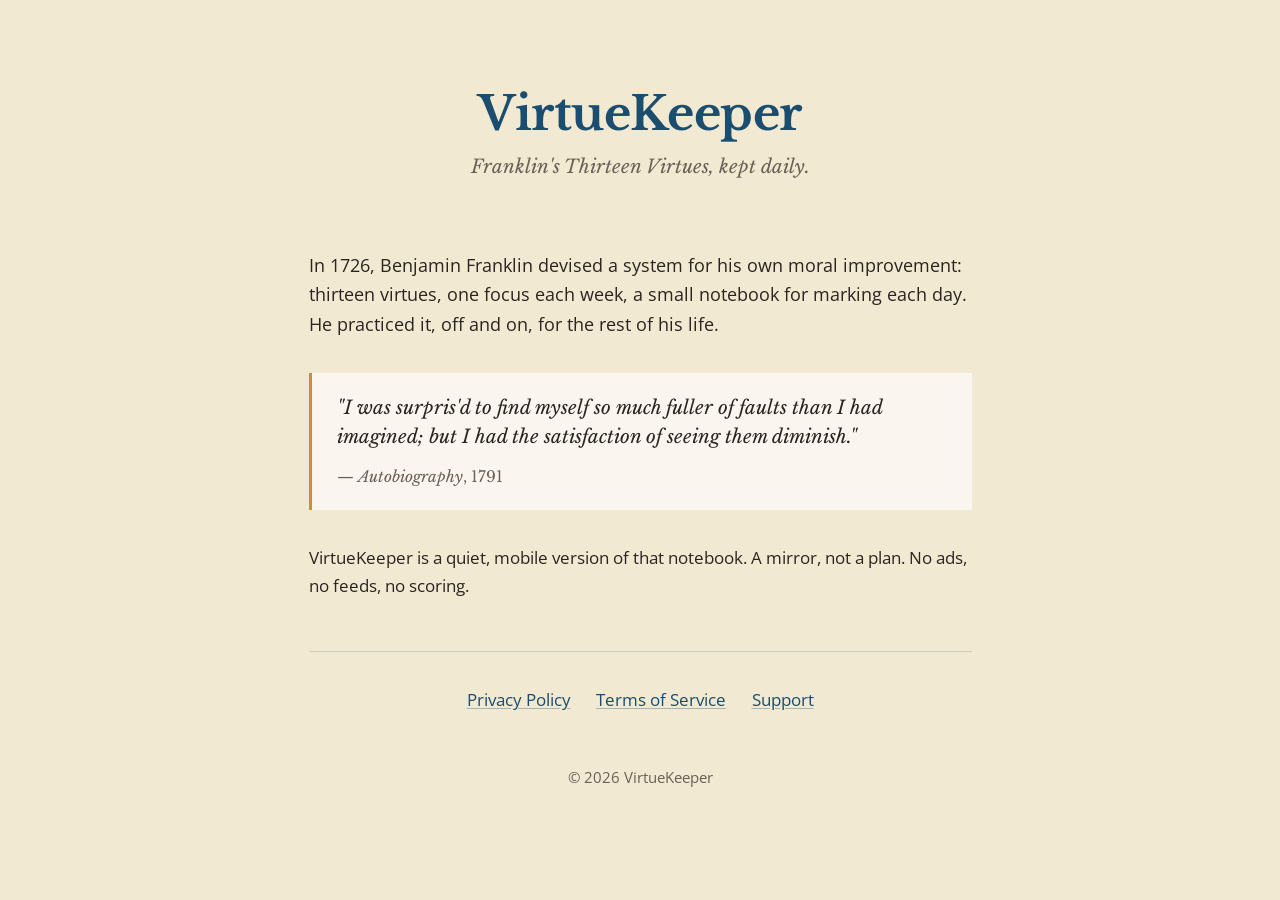
<file: index.html>
<!DOCTYPE html>
<html lang="en">
<head>
  <meta charset="UTF-8">
  <meta name="viewport" content="width=device-width, initial-scale=1.0">
  <title>VirtueKeeper</title>
  <meta name="description" content="A mobile app for practicing Benjamin Franklin's Thirteen Virtues system. Daily reflection, weekly focus, offline-first.">
  <meta property="og:title" content="VirtueKeeper">
  <meta property="og:description" content="A mobile app for practicing Benjamin Franklin's Thirteen Virtues system.">
  <meta property="og:type" content="website">
  <meta property="og:url" content="https://virtuekeeper.com">
  <link rel="preconnect" href="https://fonts.googleapis.com">
  <link rel="preconnect" href="https://fonts.gstatic.com" crossorigin>
  <link rel="stylesheet" href="https://fonts.googleapis.com/css2?family=Libre+Baskerville:ital,wght@0,400;0,700;1,400&family=Open+Sans:wght@400;600&family=Roboto:wght@500&display=swap">
  <link rel="stylesheet" href="style.css">
</head>
<body>
  <main class="landing">
    <header class="landing-header">
      <h1 class="wordmark">VirtueKeeper</h1>
      <p class="tagline">Franklin's Thirteen Virtues, kept daily.</p>
    </header>

    <section class="landing-body">
      <p class="lede">
        In 1726, Benjamin Franklin devised a system for his own moral improvement:
        thirteen virtues, one focus each week, a small notebook for marking each day.
        He practiced it, off and on, for the rest of his life.
      </p>
      <blockquote class="franklin-quote">
        "I was surpris'd to find myself so much fuller of faults than I had imagined;
        but I had the satisfaction of seeing them diminish."
        <footer>— <cite>Autobiography</cite>, 1791</footer>
      </blockquote>
      <p>
        VirtueKeeper is a quiet, mobile version of that notebook. A mirror, not a plan.
        No ads, no feeds, no scoring.
      </p>
    </section>

    <nav class="landing-links">
      <a href="privacy.html">Privacy Policy</a>
      <a href="terms.html">Terms of Service</a>
      <a href="support.html">Support</a>
    </nav>

    <footer class="landing-footer">
      <p>&copy; 2026 VirtueKeeper</p>
    </footer>
  </main>
</body>
</html>
</file>
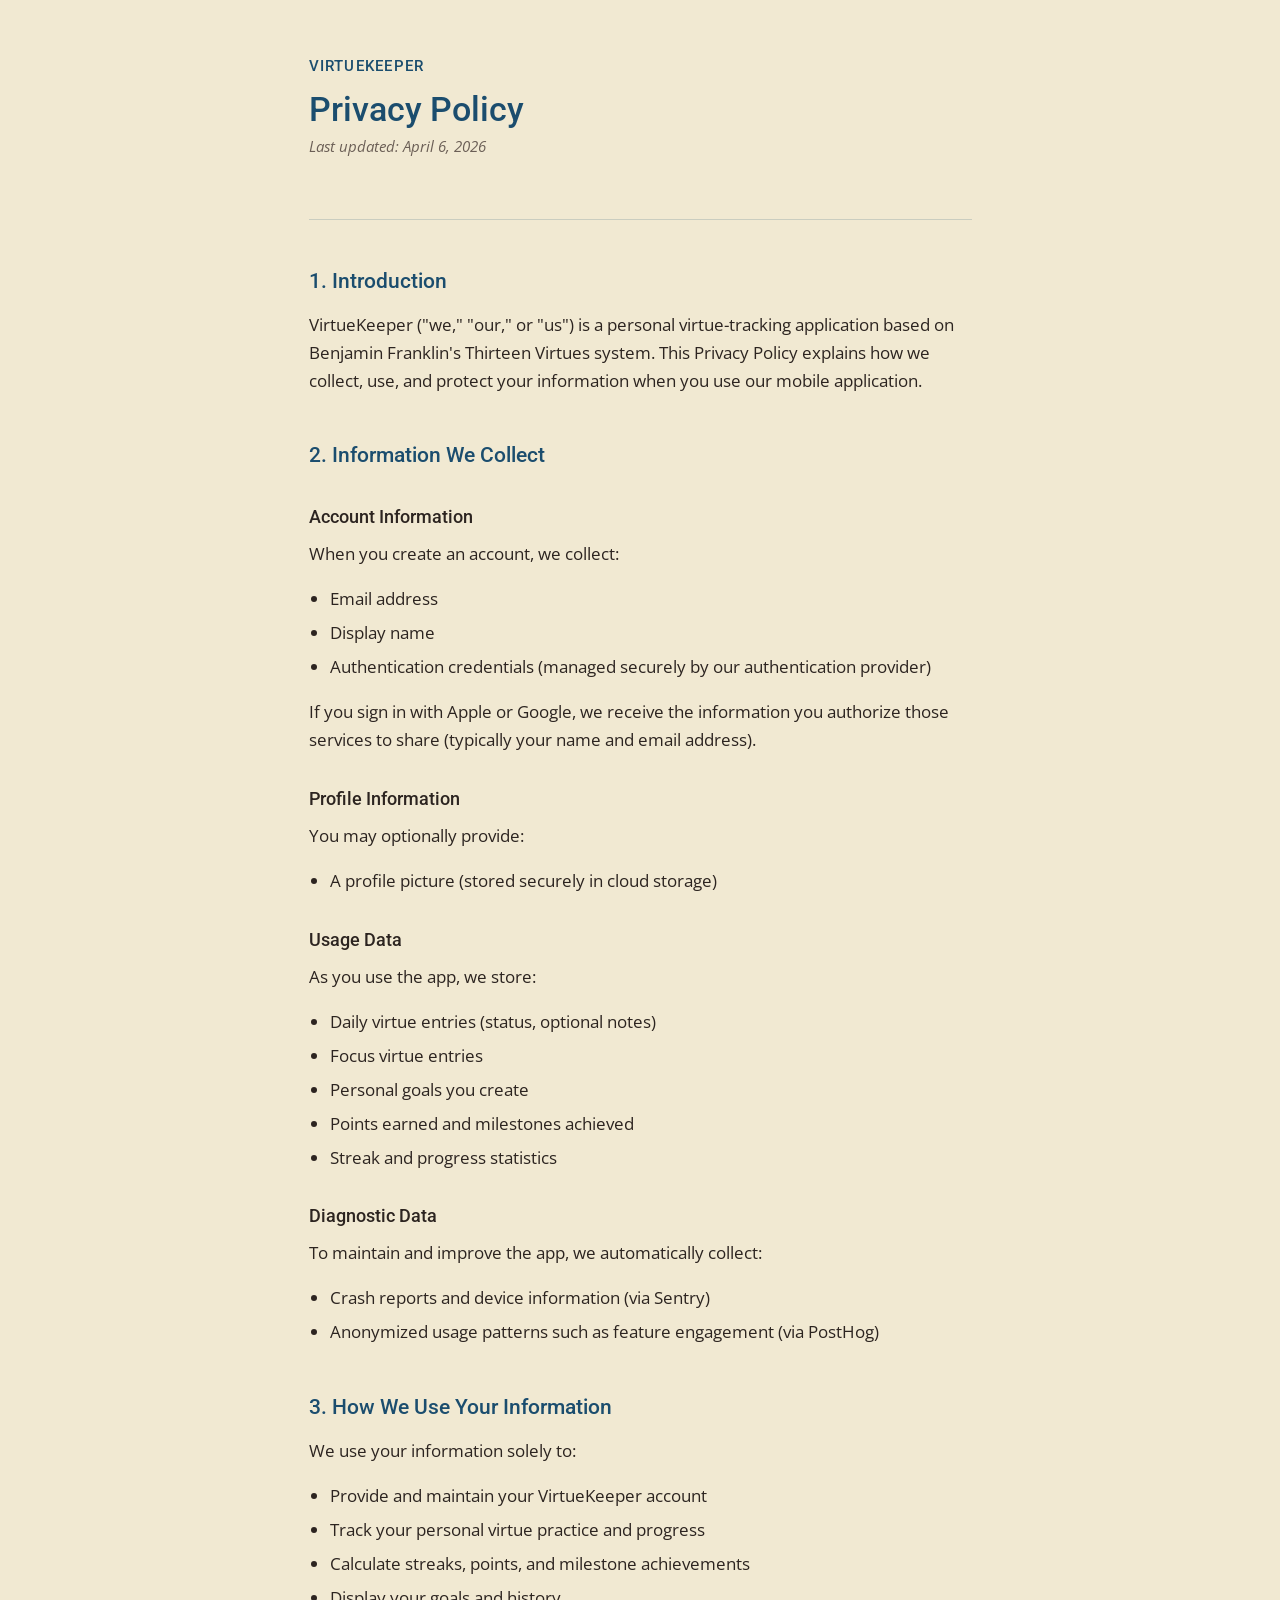
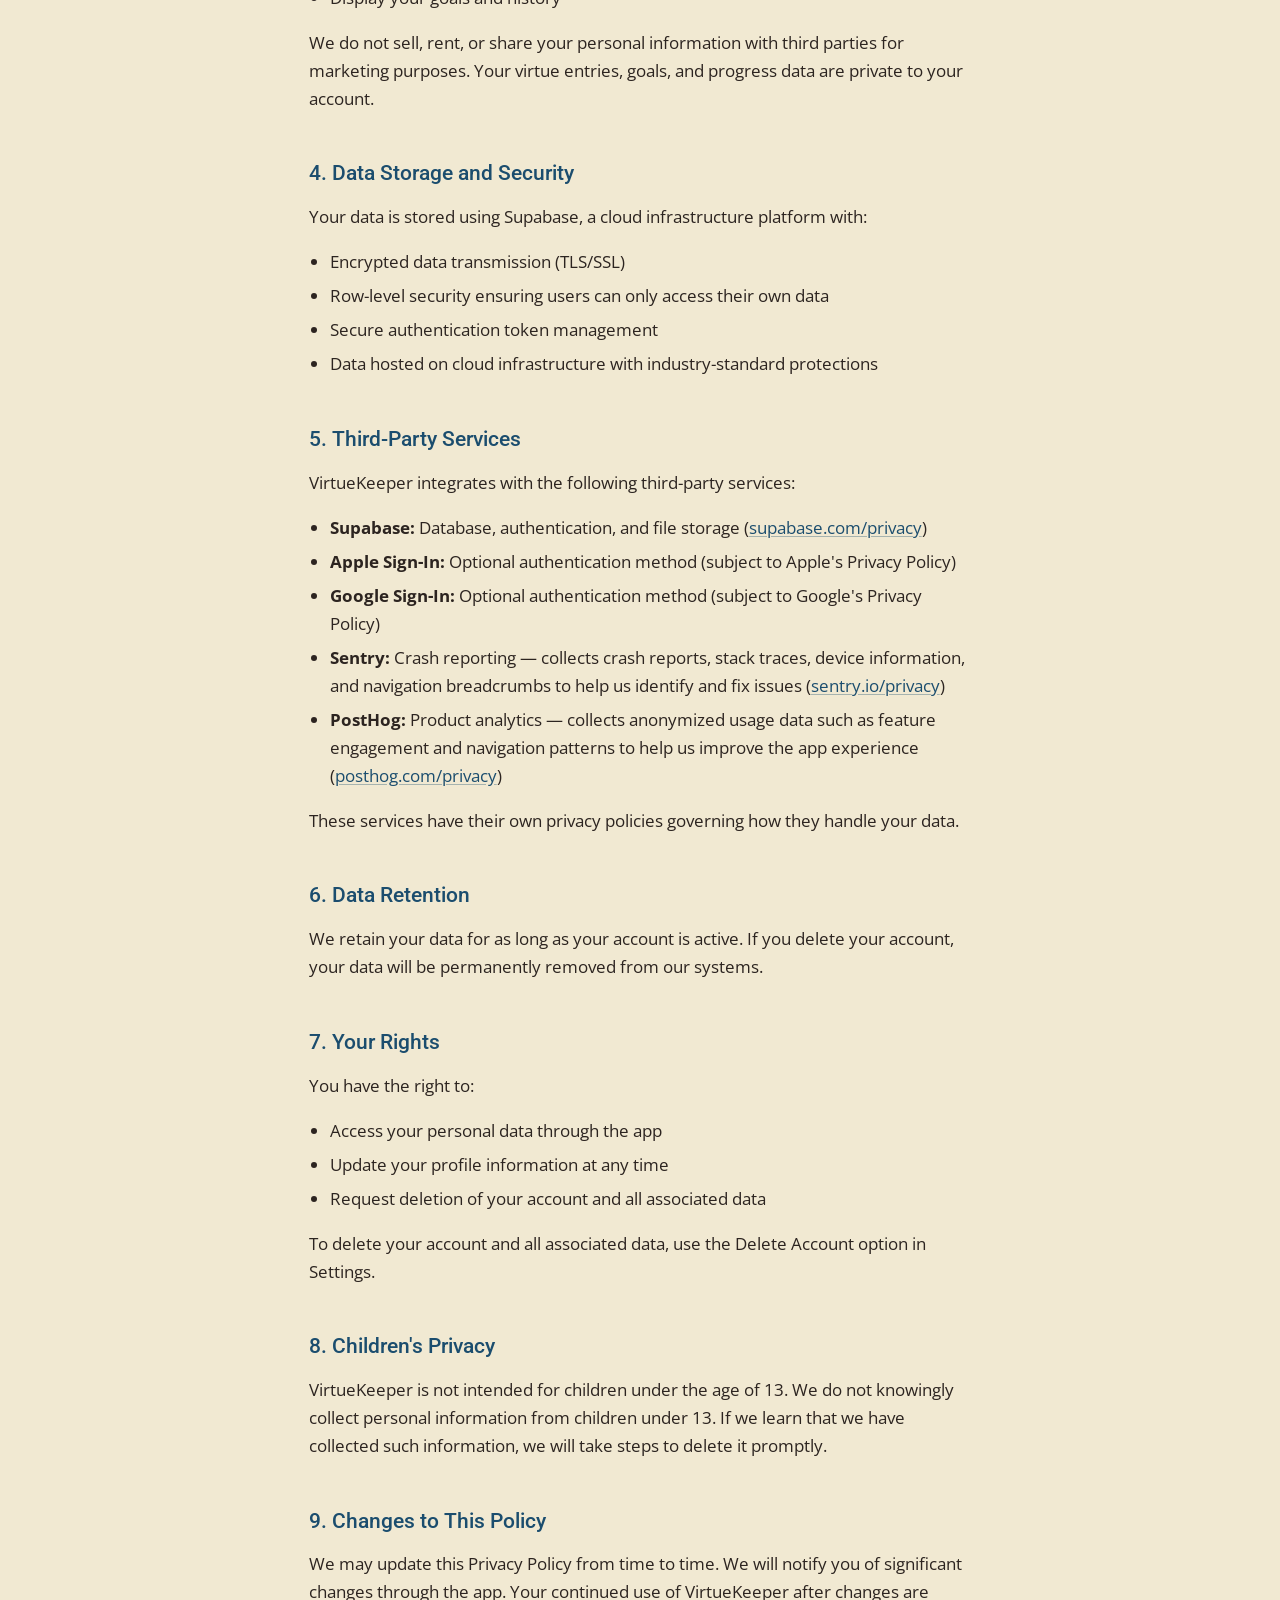
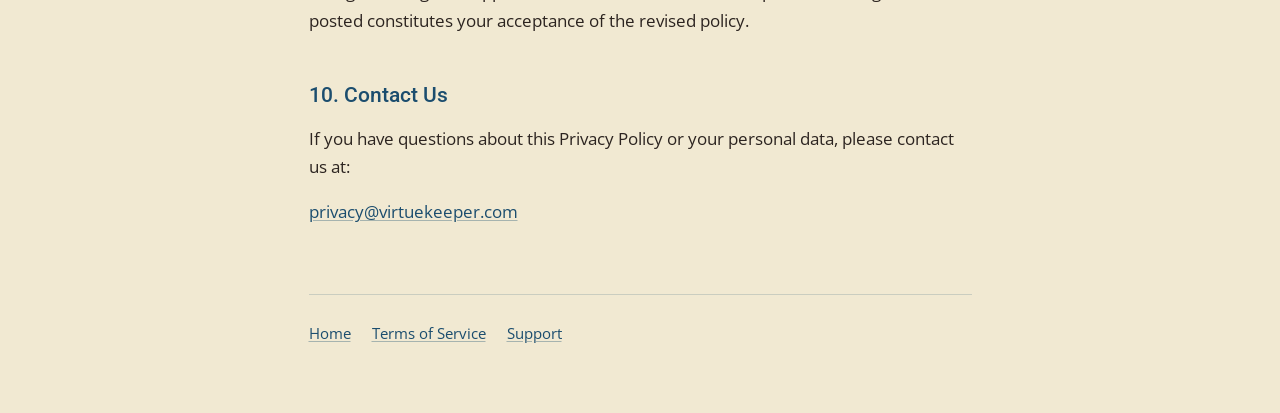
<file: privacy.html>
<!DOCTYPE html>
<html lang="en">
<head>
  <meta charset="UTF-8">
  <meta name="viewport" content="width=device-width, initial-scale=1.0">
  <title>Privacy Policy — VirtueKeeper</title>
  <meta name="description" content="How VirtueKeeper collects, uses, and protects your information.">
  <meta name="robots" content="index, follow">
  <link rel="preconnect" href="https://fonts.googleapis.com">
  <link rel="preconnect" href="https://fonts.gstatic.com" crossorigin>
  <link rel="stylesheet" href="https://fonts.googleapis.com/css2?family=Libre+Baskerville:ital,wght@0,400;0,700;1,400&family=Open+Sans:wght@400;600&family=Roboto:wght@500&display=swap">
  <link rel="stylesheet" href="style.css">
</head>
<body>
  <main>
    <header class="doc-header">
      <a class="site-name" href="index.html">VirtueKeeper</a>
      <h1>Privacy Policy</h1>
      <p class="last-updated">Last updated: April 6, 2026</p>
    </header>

    <section>
      <h2>1. Introduction</h2>
      <p>
        VirtueKeeper ("we," "our," or "us") is a personal virtue-tracking application based
        on Benjamin Franklin's Thirteen Virtues system. This Privacy Policy explains how we
        collect, use, and protect your information when you use our mobile application.
      </p>
    </section>

    <section>
      <h2>2. Information We Collect</h2>

      <h3>Account Information</h3>
      <p>When you create an account, we collect:</p>
      <ul>
        <li>Email address</li>
        <li>Display name</li>
        <li>Authentication credentials (managed securely by our authentication provider)</li>
      </ul>
      <p>
        If you sign in with Apple or Google, we receive the information you authorize those
        services to share (typically your name and email address).
      </p>

      <h3>Profile Information</h3>
      <p>You may optionally provide:</p>
      <ul>
        <li>A profile picture (stored securely in cloud storage)</li>
      </ul>

      <h3>Usage Data</h3>
      <p>As you use the app, we store:</p>
      <ul>
        <li>Daily virtue entries (status, optional notes)</li>
        <li>Focus virtue entries</li>
        <li>Personal goals you create</li>
        <li>Points earned and milestones achieved</li>
        <li>Streak and progress statistics</li>
      </ul>

      <h3>Diagnostic Data</h3>
      <p>To maintain and improve the app, we automatically collect:</p>
      <ul>
        <li>Crash reports and device information (via Sentry)</li>
        <li>Anonymized usage patterns such as feature engagement (via PostHog)</li>
      </ul>
    </section>

    <section>
      <h2>3. How We Use Your Information</h2>
      <p>We use your information solely to:</p>
      <ul>
        <li>Provide and maintain your VirtueKeeper account</li>
        <li>Track your personal virtue practice and progress</li>
        <li>Calculate streaks, points, and milestone achievements</li>
        <li>Display your goals and history</li>
      </ul>
      <p>
        We do not sell, rent, or share your personal information with third parties for
        marketing purposes. Your virtue entries, goals, and progress data are private to
        your account.
      </p>
    </section>

    <section>
      <h2>4. Data Storage and Security</h2>
      <p>Your data is stored using Supabase, a cloud infrastructure platform with:</p>
      <ul>
        <li>Encrypted data transmission (TLS/SSL)</li>
        <li>Row-level security ensuring users can only access their own data</li>
        <li>Secure authentication token management</li>
        <li>Data hosted on cloud infrastructure with industry-standard protections</li>
      </ul>
    </section>

    <section>
      <h2>5. Third-Party Services</h2>
      <p>VirtueKeeper integrates with the following third-party services:</p>
      <ul>
        <li>
          <strong>Supabase:</strong> Database, authentication, and file storage
          (<a href="https://supabase.com/privacy" rel="noopener">supabase.com/privacy</a>)
        </li>
        <li>
          <strong>Apple Sign-In:</strong> Optional authentication method (subject to Apple's Privacy Policy)
        </li>
        <li>
          <strong>Google Sign-In:</strong> Optional authentication method (subject to Google's Privacy Policy)
        </li>
        <li>
          <strong>Sentry:</strong> Crash reporting — collects crash reports, stack traces,
          device information, and navigation breadcrumbs to help us identify and fix issues
          (<a href="https://sentry.io/privacy/" rel="noopener">sentry.io/privacy</a>)
        </li>
        <li>
          <strong>PostHog:</strong> Product analytics — collects anonymized usage data such
          as feature engagement and navigation patterns to help us improve the app experience
          (<a href="https://posthog.com/privacy" rel="noopener">posthog.com/privacy</a>)
        </li>
      </ul>
      <p>
        These services have their own privacy policies governing how they handle your data.
      </p>
    </section>

    <section>
      <h2>6. Data Retention</h2>
      <p>
        We retain your data for as long as your account is active. If you delete your account,
        your data will be permanently removed from our systems.
      </p>
    </section>

    <section>
      <h2>7. Your Rights</h2>
      <p>You have the right to:</p>
      <ul>
        <li>Access your personal data through the app</li>
        <li>Update your profile information at any time</li>
        <li>Request deletion of your account and all associated data</li>
      </ul>
      <p>
        To delete your account and all associated data, use the Delete Account option in Settings.
      </p>
    </section>

    <section>
      <h2>8. Children's Privacy</h2>
      <p>
        VirtueKeeper is not intended for children under the age of 13. We do not knowingly
        collect personal information from children under 13. If we learn that we have
        collected such information, we will take steps to delete it promptly.
      </p>
    </section>

    <section>
      <h2>9. Changes to This Policy</h2>
      <p>
        We may update this Privacy Policy from time to time. We will notify you of significant
        changes through the app. Your continued use of VirtueKeeper after changes are posted
        constitutes your acceptance of the revised policy.
      </p>
    </section>

    <section>
      <h2>10. Contact Us</h2>
      <p>
        If you have questions about this Privacy Policy or your personal data, please contact
        us at:
      </p>
      <p><a href="mailto:privacy@virtuekeeper.com">privacy@virtuekeeper.com</a></p>
    </section>

    <footer class="doc-footer">
      <a href="index.html">Home</a>
      <a href="terms.html">Terms of Service</a>
      <a href="support.html">Support</a>
    </footer>
  </main>
</body>
</html>
</file>
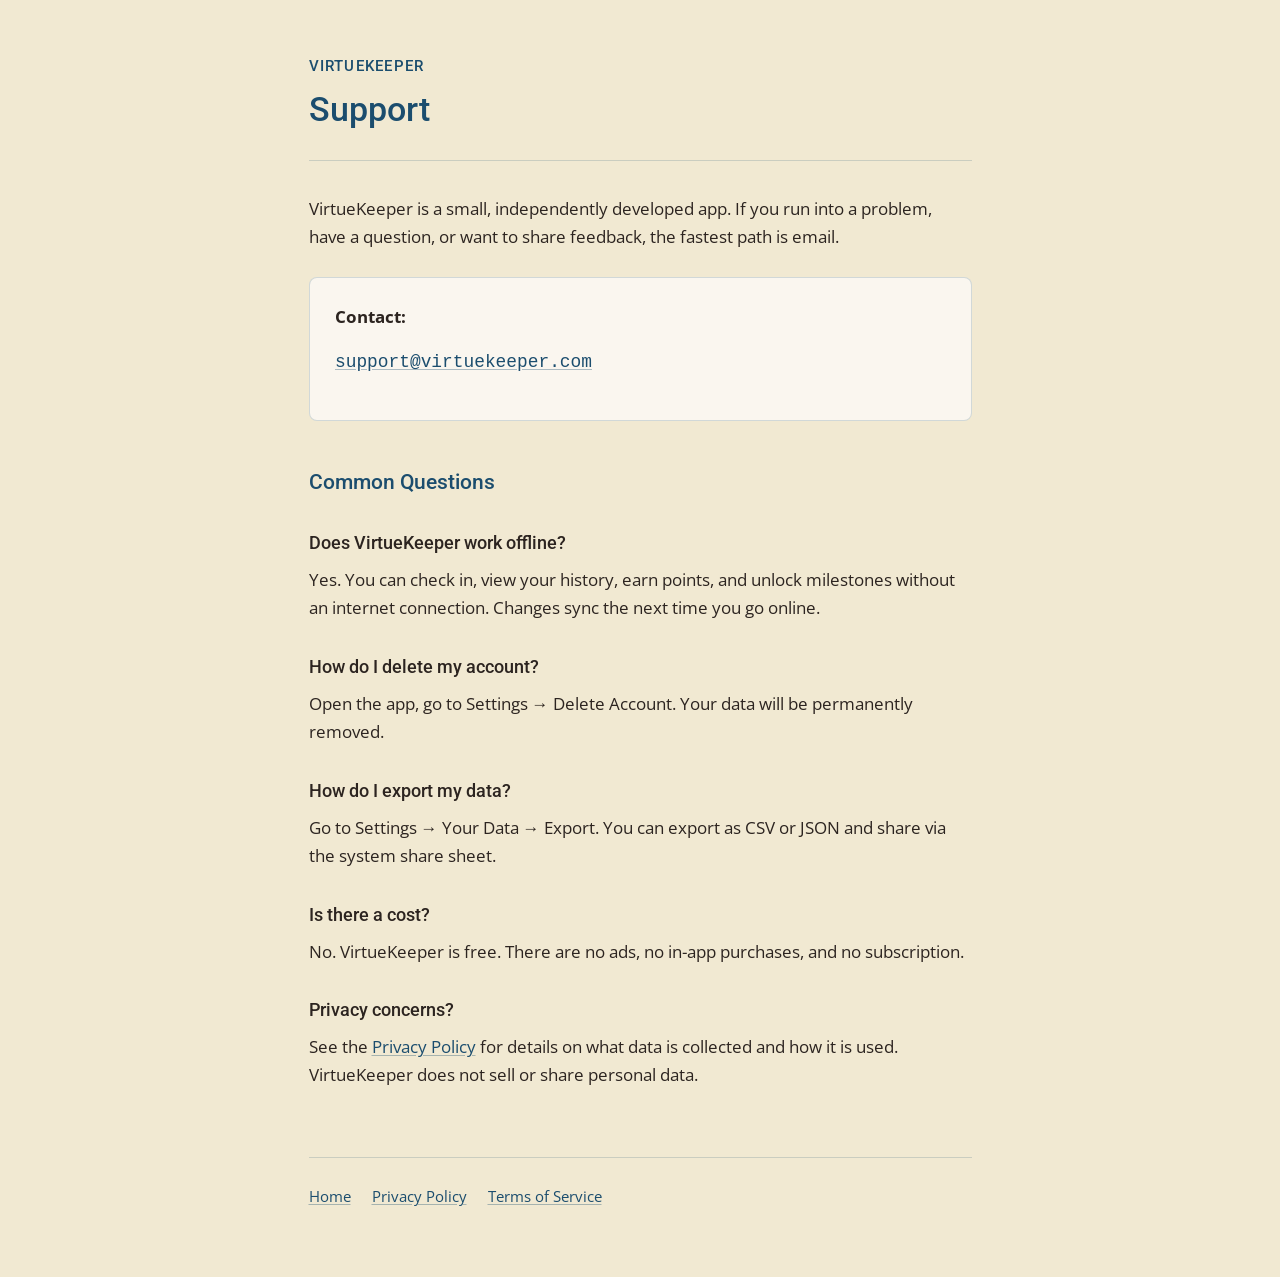
<file: support.html>
<!DOCTYPE html>
<html lang="en">
<head>
  <meta charset="UTF-8">
  <meta name="viewport" content="width=device-width, initial-scale=1.0">
  <title>Support — VirtueKeeper</title>
  <meta name="description" content="Get help with VirtueKeeper.">
  <meta name="robots" content="index, follow">
  <link rel="preconnect" href="https://fonts.googleapis.com">
  <link rel="preconnect" href="https://fonts.gstatic.com" crossorigin>
  <link rel="stylesheet" href="https://fonts.googleapis.com/css2?family=Libre+Baskerville:ital,wght@0,400;0,700;1,400&family=Open+Sans:wght@400;600&family=Roboto:wght@500&display=swap">
  <link rel="stylesheet" href="style.css">
</head>
<body>
  <main>
    <header class="doc-header">
      <a class="site-name" href="index.html">VirtueKeeper</a>
      <h1>Support</h1>
    </header>

    <section>
      <p>
        VirtueKeeper is a small, independently developed app. If you run into a problem,
        have a question, or want to share feedback, the fastest path is email.
      </p>

      <div class="contact-block">
        <p><strong>Contact:</strong></p>
        <p class="email">
          <a href="mailto:support@virtuekeeper.com">support@virtuekeeper.com</a>
        </p>
      </div>

      <h2>Common Questions</h2>

      <h3>Does VirtueKeeper work offline?</h3>
      <p>
        Yes. You can check in, view your history, earn points, and unlock milestones without
        an internet connection. Changes sync the next time you go online.
      </p>

      <h3>How do I delete my account?</h3>
      <p>
        Open the app, go to Settings &rarr; Delete Account. Your data will be permanently
        removed.
      </p>

      <h3>How do I export my data?</h3>
      <p>
        Go to Settings &rarr; Your Data &rarr; Export. You can export as CSV or JSON and share
        via the system share sheet.
      </p>

      <h3>Is there a cost?</h3>
      <p>
        No. VirtueKeeper is free. There are no ads, no in-app purchases, and no subscription.
      </p>

      <h3>Privacy concerns?</h3>
      <p>
        See the <a href="privacy.html">Privacy Policy</a> for details on what data is collected
        and how it is used. VirtueKeeper does not sell or share personal data.
      </p>
    </section>

    <footer class="doc-footer">
      <a href="index.html">Home</a>
      <a href="privacy.html">Privacy Policy</a>
      <a href="terms.html">Terms of Service</a>
    </footer>
  </main>
</body>
</html>
</file>
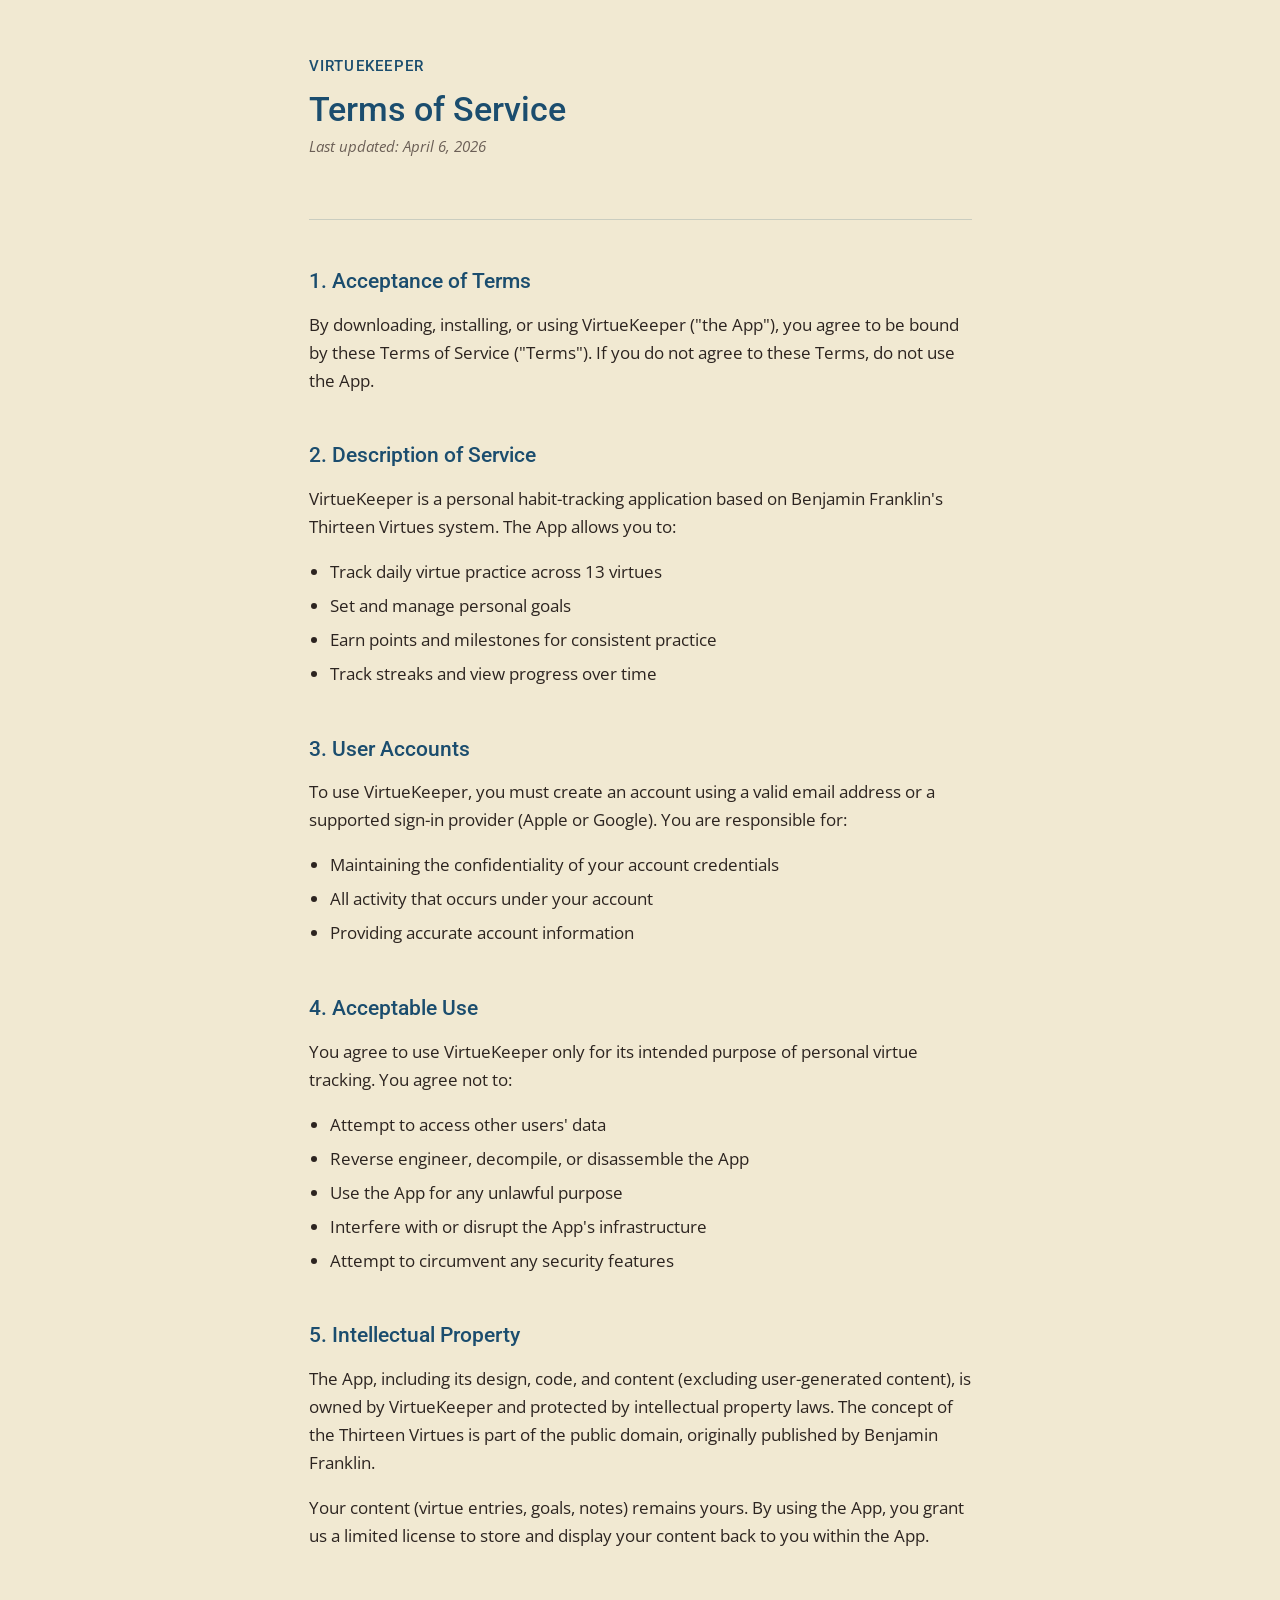
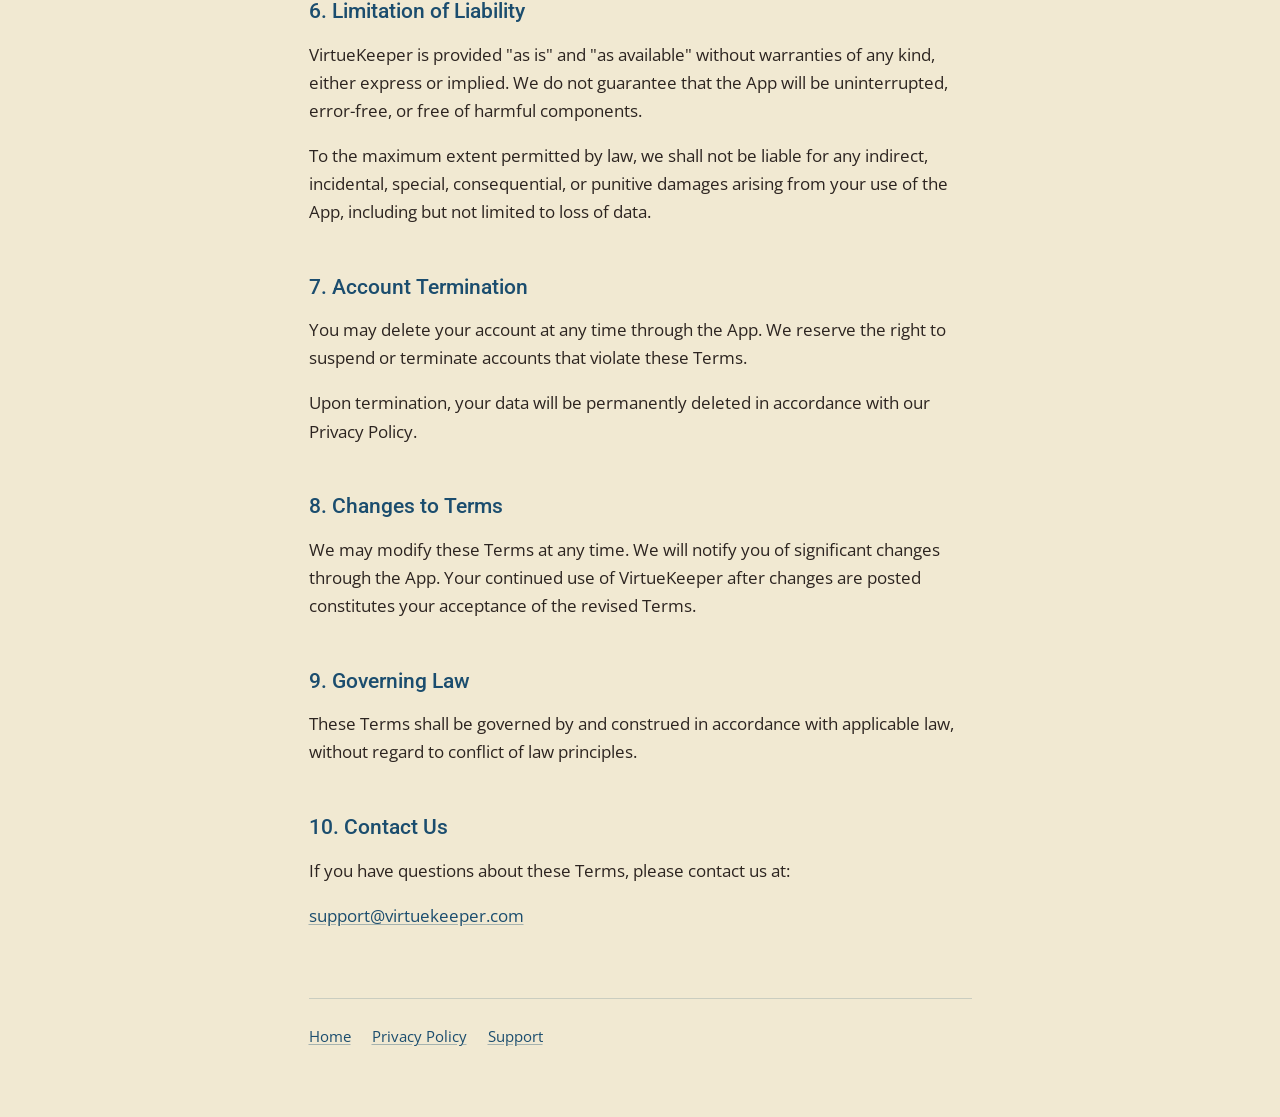
<file: terms.html>
<!DOCTYPE html>
<html lang="en">
<head>
  <meta charset="UTF-8">
  <meta name="viewport" content="width=device-width, initial-scale=1.0">
  <title>Terms of Service — VirtueKeeper</title>
  <meta name="description" content="Terms of Service for the VirtueKeeper mobile application.">
  <meta name="robots" content="index, follow">
  <link rel="preconnect" href="https://fonts.googleapis.com">
  <link rel="preconnect" href="https://fonts.gstatic.com" crossorigin>
  <link rel="stylesheet" href="https://fonts.googleapis.com/css2?family=Libre+Baskerville:ital,wght@0,400;0,700;1,400&family=Open+Sans:wght@400;600&family=Roboto:wght@500&display=swap">
  <link rel="stylesheet" href="style.css">
</head>
<body>
  <main>
    <header class="doc-header">
      <a class="site-name" href="index.html">VirtueKeeper</a>
      <h1>Terms of Service</h1>
      <p class="last-updated">Last updated: April 6, 2026</p>
    </header>

    <section>
      <h2>1. Acceptance of Terms</h2>
      <p>
        By downloading, installing, or using VirtueKeeper ("the App"), you agree to be bound
        by these Terms of Service ("Terms"). If you do not agree to these Terms, do not use
        the App.
      </p>
    </section>

    <section>
      <h2>2. Description of Service</h2>
      <p>
        VirtueKeeper is a personal habit-tracking application based on Benjamin Franklin's
        Thirteen Virtues system. The App allows you to:
      </p>
      <ul>
        <li>Track daily virtue practice across 13 virtues</li>
        <li>Set and manage personal goals</li>
        <li>Earn points and milestones for consistent practice</li>
        <li>Track streaks and view progress over time</li>
      </ul>
    </section>

    <section>
      <h2>3. User Accounts</h2>
      <p>
        To use VirtueKeeper, you must create an account using a valid email address or a
        supported sign-in provider (Apple or Google). You are responsible for:
      </p>
      <ul>
        <li>Maintaining the confidentiality of your account credentials</li>
        <li>All activity that occurs under your account</li>
        <li>Providing accurate account information</li>
      </ul>
    </section>

    <section>
      <h2>4. Acceptable Use</h2>
      <p>
        You agree to use VirtueKeeper only for its intended purpose of personal virtue
        tracking. You agree not to:
      </p>
      <ul>
        <li>Attempt to access other users' data</li>
        <li>Reverse engineer, decompile, or disassemble the App</li>
        <li>Use the App for any unlawful purpose</li>
        <li>Interfere with or disrupt the App's infrastructure</li>
        <li>Attempt to circumvent any security features</li>
      </ul>
    </section>

    <section>
      <h2>5. Intellectual Property</h2>
      <p>
        The App, including its design, code, and content (excluding user-generated content),
        is owned by VirtueKeeper and protected by intellectual property laws. The concept of
        the Thirteen Virtues is part of the public domain, originally published by Benjamin
        Franklin.
      </p>
      <p>
        Your content (virtue entries, goals, notes) remains yours. By using the App, you grant
        us a limited license to store and display your content back to you within the App.
      </p>
    </section>

    <section>
      <h2>6. Limitation of Liability</h2>
      <p>
        VirtueKeeper is provided "as is" and "as available" without warranties of any kind,
        either express or implied. We do not guarantee that the App will be uninterrupted,
        error-free, or free of harmful components.
      </p>
      <p>
        To the maximum extent permitted by law, we shall not be liable for any indirect,
        incidental, special, consequential, or punitive damages arising from your use of the
        App, including but not limited to loss of data.
      </p>
    </section>

    <section>
      <h2>7. Account Termination</h2>
      <p>
        You may delete your account at any time through the App. We reserve the right to
        suspend or terminate accounts that violate these Terms.
      </p>
      <p>
        Upon termination, your data will be permanently deleted in accordance with our
        Privacy Policy.
      </p>
    </section>

    <section>
      <h2>8. Changes to Terms</h2>
      <p>
        We may modify these Terms at any time. We will notify you of significant changes
        through the App. Your continued use of VirtueKeeper after changes are posted
        constitutes your acceptance of the revised Terms.
      </p>
    </section>

    <section>
      <h2>9. Governing Law</h2>
      <p>
        These Terms shall be governed by and construed in accordance with applicable law,
        without regard to conflict of law principles.
      </p>
    </section>

    <section>
      <h2>10. Contact Us</h2>
      <p>If you have questions about these Terms, please contact us at:</p>
      <p><a href="mailto:support@virtuekeeper.com">support@virtuekeeper.com</a></p>
    </section>

    <footer class="doc-footer">
      <a href="index.html">Home</a>
      <a href="privacy.html">Privacy Policy</a>
      <a href="support.html">Support</a>
    </footer>
  </main>
</body>
</html>
</file>
<file: style.css>
/* VirtueKeeper web style sheet
   Mirrors the in-app Franklin-era palette: Prussian Blue / Parchment / Iron Gall Ink.
   Shared by index, privacy, terms, and support pages. */

:root {
  --color-parchment: #F1E9D2;
  --color-fresh-parchment: #FAF6EF;
  --color-ink: #2C2420;
  --color-prussian: #1B4D6E;
  --color-ochre: #C4913C;
  --color-verdigris: #507F50;
  --color-muted: #6b5f56;
  --color-rule: rgba(27, 77, 110, 0.18);
  --max-width: 42rem;
}

* {
  box-sizing: border-box;
}

html, body {
  margin: 0;
  padding: 0;
  background-color: var(--color-parchment);
  color: var(--color-ink);
  font-family: 'Open Sans', -apple-system, BlinkMacSystemFont, 'Helvetica Neue', Arial, sans-serif;
  font-size: 17px;
  line-height: 1.65;
  -webkit-font-smoothing: antialiased;
  -moz-osx-font-smoothing: grayscale;
}

main {
  max-width: var(--max-width);
  margin: 0 auto;
  padding: 3rem 1.5rem 4rem;
}

header.doc-header {
  border-bottom: 1px solid var(--color-rule);
  padding-bottom: 1.5rem;
  margin-bottom: 2rem;
}

header.doc-header .site-name {
  display: inline-block;
  font-family: 'Roboto', sans-serif;
  font-weight: 500;
  font-size: 0.9rem;
  letter-spacing: 0.08em;
  text-transform: uppercase;
  color: var(--color-prussian);
  text-decoration: none;
}

header.doc-header .site-name:hover {
  text-decoration: underline;
}

h1 {
  font-family: 'Roboto', sans-serif;
  font-weight: 500;
  font-size: 2rem;
  line-height: 1.25;
  color: var(--color-prussian);
  margin: 0.5rem 0 0.25rem;
}

h2 {
  font-family: 'Roboto', sans-serif;
  font-weight: 500;
  font-size: 1.25rem;
  color: var(--color-prussian);
  margin-top: 2.5rem;
  margin-bottom: 0.75rem;
}

h3 {
  font-family: 'Roboto', sans-serif;
  font-weight: 500;
  font-size: 1.05rem;
  color: var(--color-ink);
  margin-top: 1.75rem;
  margin-bottom: 0.5rem;
}

p {
  margin: 0 0 1rem;
}

ul {
  padding-left: 1.25rem;
  margin: 0 0 1rem;
}

li {
  margin-bottom: 0.35rem;
}

a {
  color: var(--color-prussian);
  text-decoration: underline;
  text-decoration-color: rgba(27, 77, 110, 0.35);
  text-underline-offset: 2px;
}

a:hover {
  text-decoration-color: var(--color-prussian);
}

.last-updated {
  color: var(--color-muted);
  font-size: 0.9rem;
  font-style: italic;
  margin-bottom: 2rem;
}

.doc-footer {
  margin-top: 4rem;
  padding-top: 1.5rem;
  border-top: 1px solid var(--color-rule);
  color: var(--color-muted);
  font-size: 0.875rem;
}

.doc-footer a {
  margin-right: 1rem;
}

/* Landing page specific */
.landing-header {
  text-align: center;
  padding: 2rem 0 1rem;
}

.wordmark {
  font-family: 'Libre Baskerville', Georgia, serif;
  font-weight: 700;
  font-size: 2.75rem;
  color: var(--color-prussian);
  margin: 0;
  letter-spacing: -0.01em;
}

.tagline {
  font-family: 'Libre Baskerville', Georgia, serif;
  font-style: italic;
  color: var(--color-muted);
  font-size: 1.1rem;
  margin-top: 0.5rem;
}

.landing-body {
  padding: 2rem 0;
}

.lede {
  font-size: 1.05rem;
  color: var(--color-ink);
}

.franklin-quote {
  font-family: 'Libre Baskerville', Georgia, serif;
  font-style: italic;
  font-size: 1.1rem;
  line-height: 1.55;
  color: var(--color-ink);
  background-color: var(--color-fresh-parchment);
  border-left: 3px solid var(--color-ochre);
  padding: 1.25rem 1.5rem;
  margin: 2rem 0;
}

.franklin-quote footer {
  margin-top: 0.75rem;
  font-size: 0.9rem;
  font-style: normal;
  color: var(--color-muted);
}

.landing-links {
  display: flex;
  flex-wrap: wrap;
  justify-content: center;
  gap: 1.5rem;
  padding: 2rem 0 1rem;
  border-top: 1px solid var(--color-rule);
}

.landing-footer {
  text-align: center;
  color: var(--color-muted);
  font-size: 0.875rem;
  margin-top: 2rem;
}

/* Support page specific */
.contact-block {
  background-color: var(--color-fresh-parchment);
  border: 1px solid var(--color-rule);
  border-radius: 8px;
  padding: 1.5rem;
  margin: 1.5rem 0;
}

.contact-block .email {
  font-family: ui-monospace, 'SF Mono', Menlo, Consolas, monospace;
  font-size: 1.05rem;
  color: var(--color-prussian);
}
</file>
